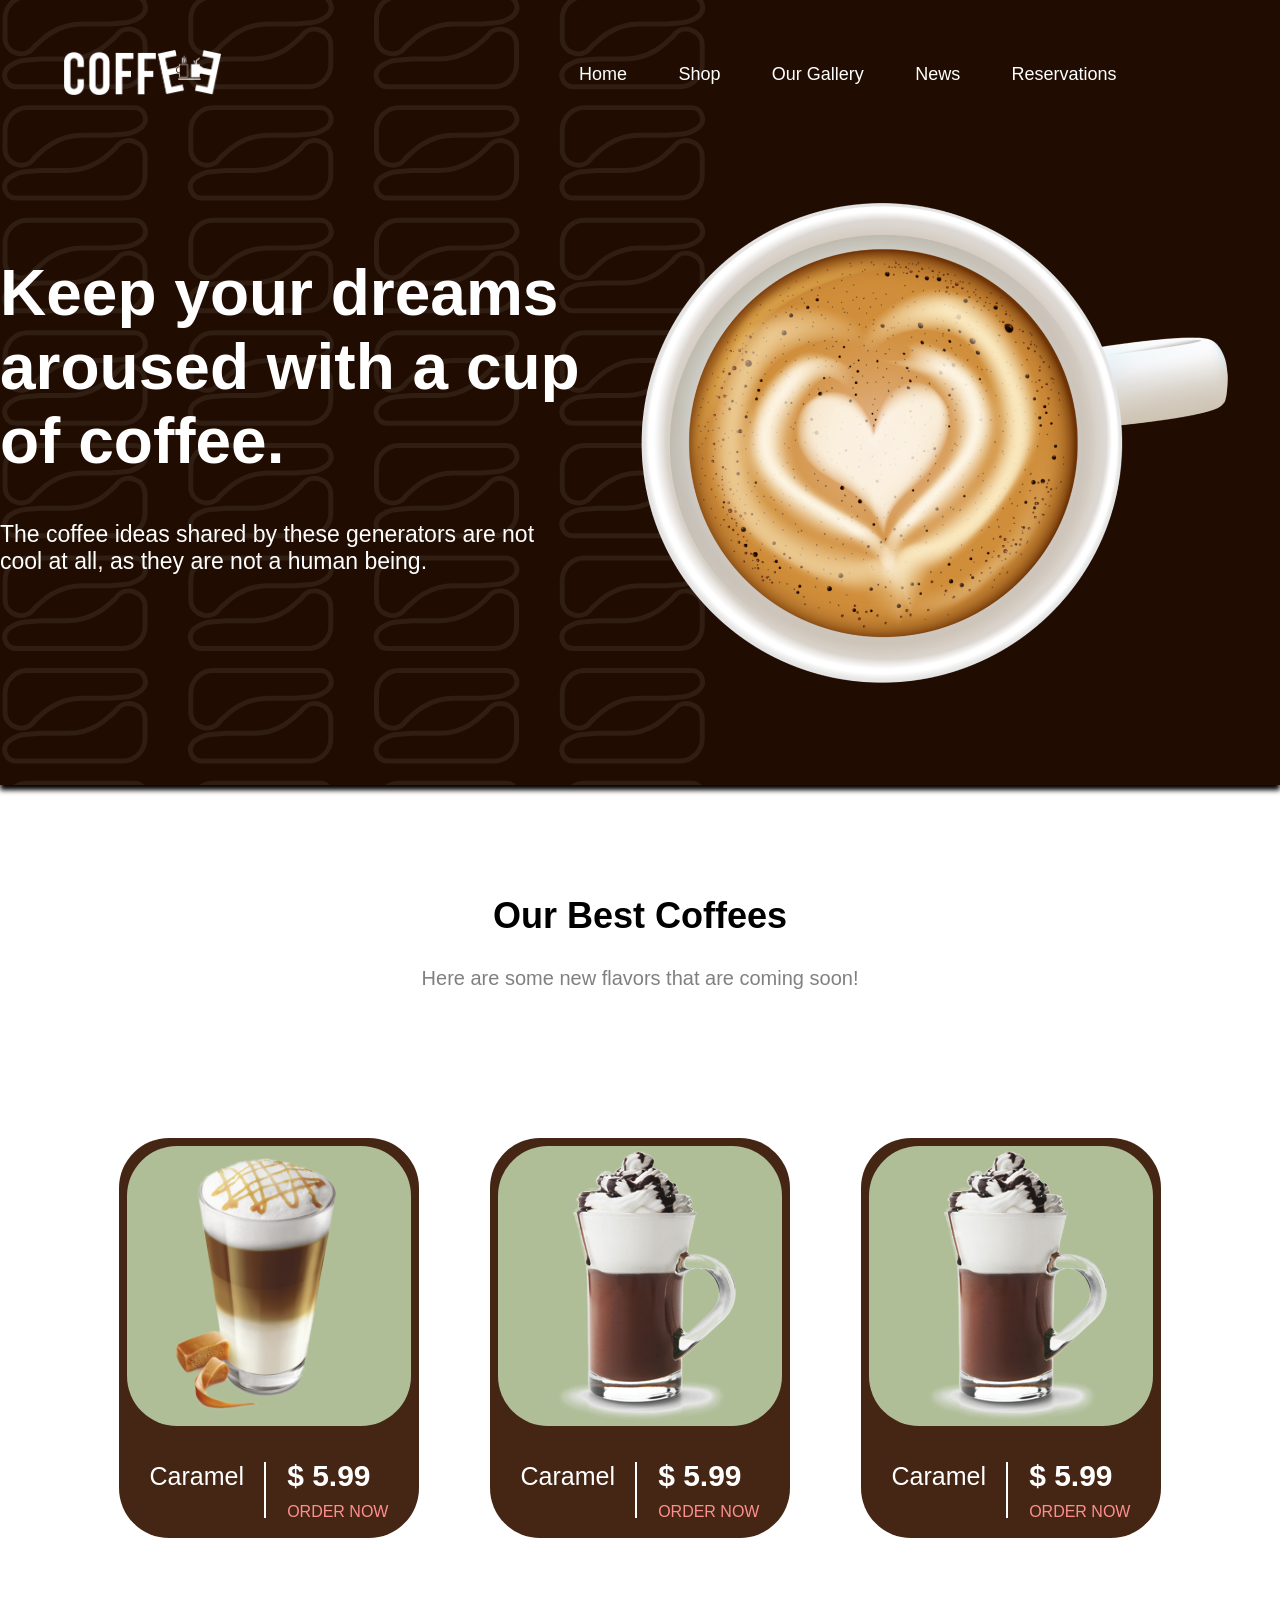
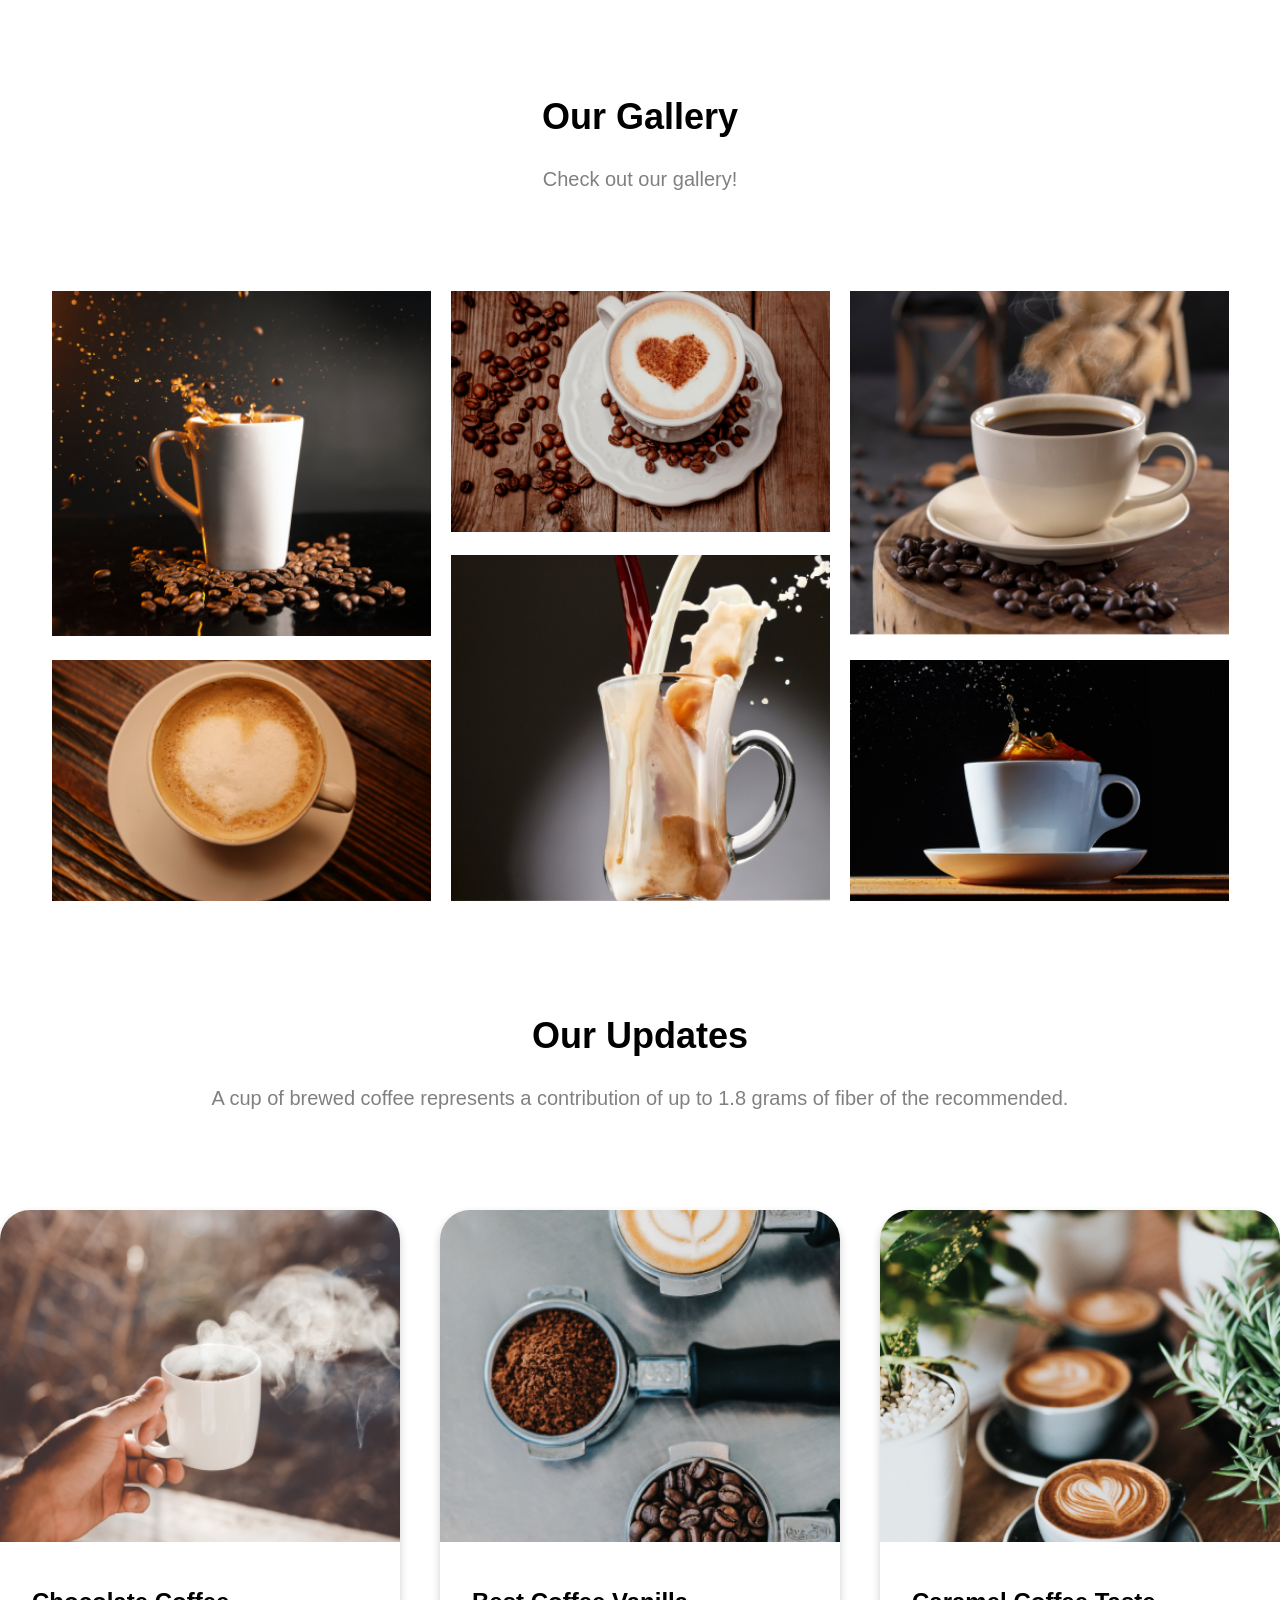
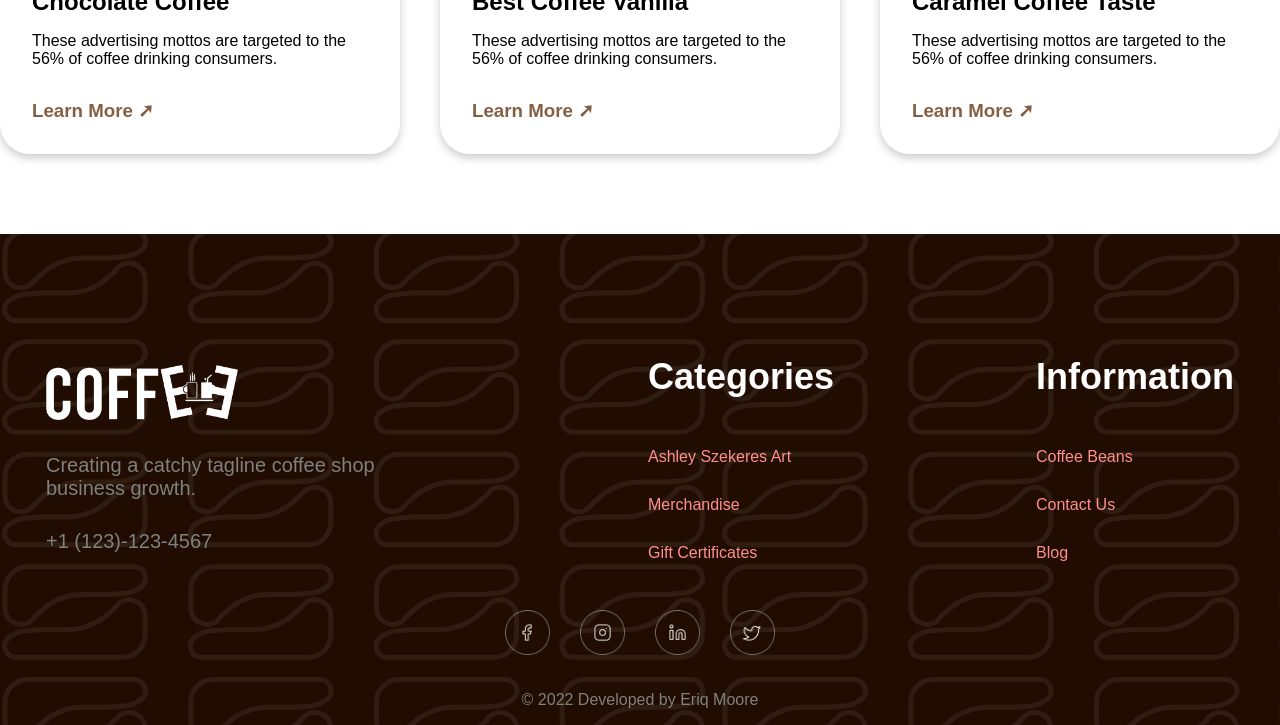
<file: index.html>
<!doctype html>
<html lang="en">
  <head>
    <meta charset="UTF-8" />
    <meta name="viewport" content="width=device-width, initial-scale=1.0" />
    <title>MY COFFEE SHOP</title>
    <link rel="stylesheet" href="style.css" />
  </head>
  <body>
    <div class="sec1">
      <header>
        <nav>
          <div class="logo">
            <img src="./imgsorce/logo/COFFEE W LOGO.png" alt="COFFEE LOGO" />
          </div>
          <ul class="manu">
            <li>Home</li>
            <li>Shop</li>
            <li>Our Gallery</li>
            <li>News</li>
            <li>Reservations</li>
            <div class="trogolbuton">
            <img src="./imgsorce/icons8-what-3-words-64.png" alt="">
          </div>
          </ul>
          
        </nav>
      </header>
      <div class="hero">
        <div class="taxt">
          <h1>Keep your dreams aroused with a cup of coffee.</h1>
          <p>
            The coffee ideas shared by these generators are not cool at all, as
            they are not a human being.
          </p>
        </div>
        <div class="img-hero">
          <img src="./imgsorce/imgi_2_hero-coffee.png" alt="" />
        </div>
      </div>
    </div>
    <div class="sec2">
      <div class="heading">
        <h2>Our Best Coffees</h2>
        <p>Here are some new flavors that are coming soon!</p>
      </div>
      <div class="all-card">
        <div class="card">
          <div class="img-card">
            <img src="./imgsorce/imgi_3_svgegg-1.svg" alt="" />
          </div>
          <div class="tast-card">
            <div class="taxt">
              <h2>Caramel</h2>
            </div>
            <div class="price">
              <h3>$ 5.99</h3>
              <a href="#">ORDER NOW</a>
            </div>
          </div>
        </div>

        <div class="card">
          <div class="img-card">
            <img src="./imgsorce/imgi_5_svgegg-3.svg" alt="" />
          </div>
          <div class="tast-card">
            <div class="taxt">
              <h2>Caramel</h2>
            </div>
            <div class="price">
              <h3>$ 5.99</h3>
              <a href="#">ORDER NOW</a>
            </div>
          </div>
        </div>

        <div class="card">
          <div class="img-card">
            <img src="./imgsorce/imgi_5_svgegg-3.svg" alt="" />
          </div>
          <div class="tast-card">
            <div class="taxt">
              <h2>Caramel</h2>
            </div>
            <div class="price">
              <h3>$ 5.99</h3>
              <a href="#">ORDER NOW</a>
            </div>
          </div>
        </div>
      </div>
    </div>
    <div class="sec3">
      <div class="heading">
        <h2>Our Gallery</h2>
        <p>Check out our gallery!</p>
      </div>
      <div class="img-gallery">
        <div class="img" id="img1">
          <img src="./imgsorce/imgi_6_pic1.png" alt="" />
        </div>
        <div class="img" id="img2">
          <img src="./imgsorce/imgi_7_pic2.png" alt="" />
        </div>
        <div class="img" id="img3">
          <img src="./imgsorce/imgi_8_pic3.png" alt="" />
        </div>
        <div class="img" id="img4">
          <img src="./imgsorce/imgi_9_pic4.png" alt="" />
        </div>
        <div class="img" id="img5">
          <img src="./imgsorce/imgi_10_pic5.png" alt="" />
        </div>
        <div class="img" id="img6">
          <img src="./imgsorce/imgi_11_pic6.png" alt="" />
        </div>
      </div>
    </div>
    <div class="sec4">
      <div class="heading">
        <h2>Our Updates</h2>
        <p>
          A cup of brewed coffee represents a contribution of up to 1.8 grams of
          fiber of the recommended.
        </p>
      </div>
      <div class="all-pdt-card">
        <div class="pdt-card">
          <div class="img">
            <img src="./imgsorce/imgi_18_card1.png" alt="" />
          </div>
          <div class="taxt">
            <h2>Chocolate Coffee</h2>
            <p>
              These advertising mottos are targeted to the 56% of coffee
              drinking consumers.
            </p>
            <a href="#"><h3>Learn More ➚</h3></a>
          </div>
        </div>

        <div class="pdt-card">
          <div class="img">
            <img src="./imgsorce/imgi_19_card2.png" alt="" />
          </div>
          <div class="taxt">
            <h2>Best Coffee Vanilla</h2>
            <p>
              These advertising mottos are targeted to the 56% of coffee
              drinking consumers.
            </p>
            <a href="#"><h3>Learn More ➚</h3></a>
          </div>
        </div>

        <div class="pdt-card">
          <div class="img">
            <img src="./imgsorce/imgi_20_card3.png" alt="" />
          </div>
          <div class="taxt">
            <h2>Caramel Coffee Taste</h2>
            <p>
              These advertising mottos are targeted to the 56% of coffee
              drinking consumers.
            </p>
            <a href="#"><h3>Learn More ➚</h3></a>
          </div>
        </div>
      </div>
    </div>
    <div class="sec5">
      <div class="fut-taxt">
        <div class="one">
          <div class="logo-fut">
            <img src="./imgsorce/logo/COFFEE W LOGO.png" alt="" />
          </div>
          <p>Creating a catchy tagline coffee shop business growth.</p>
          <p>+1 (123)-123-4567</p>
        </div>
        <div class="tow">
          <h1>Categories</h1>
          <a href="#">Ashley Szekeres Art</a>
          <a href="#">Merchandise</a>
          <a href="#">Gift Certificates</a>
        </div>
        <div class="three">
          <h1>Information</h1>
          <a href="#">Coffee Beans</a>
          <a href="#">Contact Us</a>
          <a href="./tast.html">Blog</a>
        </div>
      </div>
      <div class="sos-logo">
        <div class="logo">
          <img src="./imgsorce/imgi_15_Facebook.png" alt="">
        </div>
        <div class="logo">
          <img src="./imgsorce/imgi_16_Instagram.png" alt="">
        </div>
        <div class="logo">
          <img src="./imgsorce/imgi_17_Linkdin.png" alt="">
        </div>
        <div class="logo">
          <img src="./imgsorce/imgi_14_Twitter.png" alt="">
        </div>
      </div>
      <div class="copy">
        <p>© 2022 Developed by Eriq Moore</p>
      </div>
    </div>
  </body>
</html>
</file>
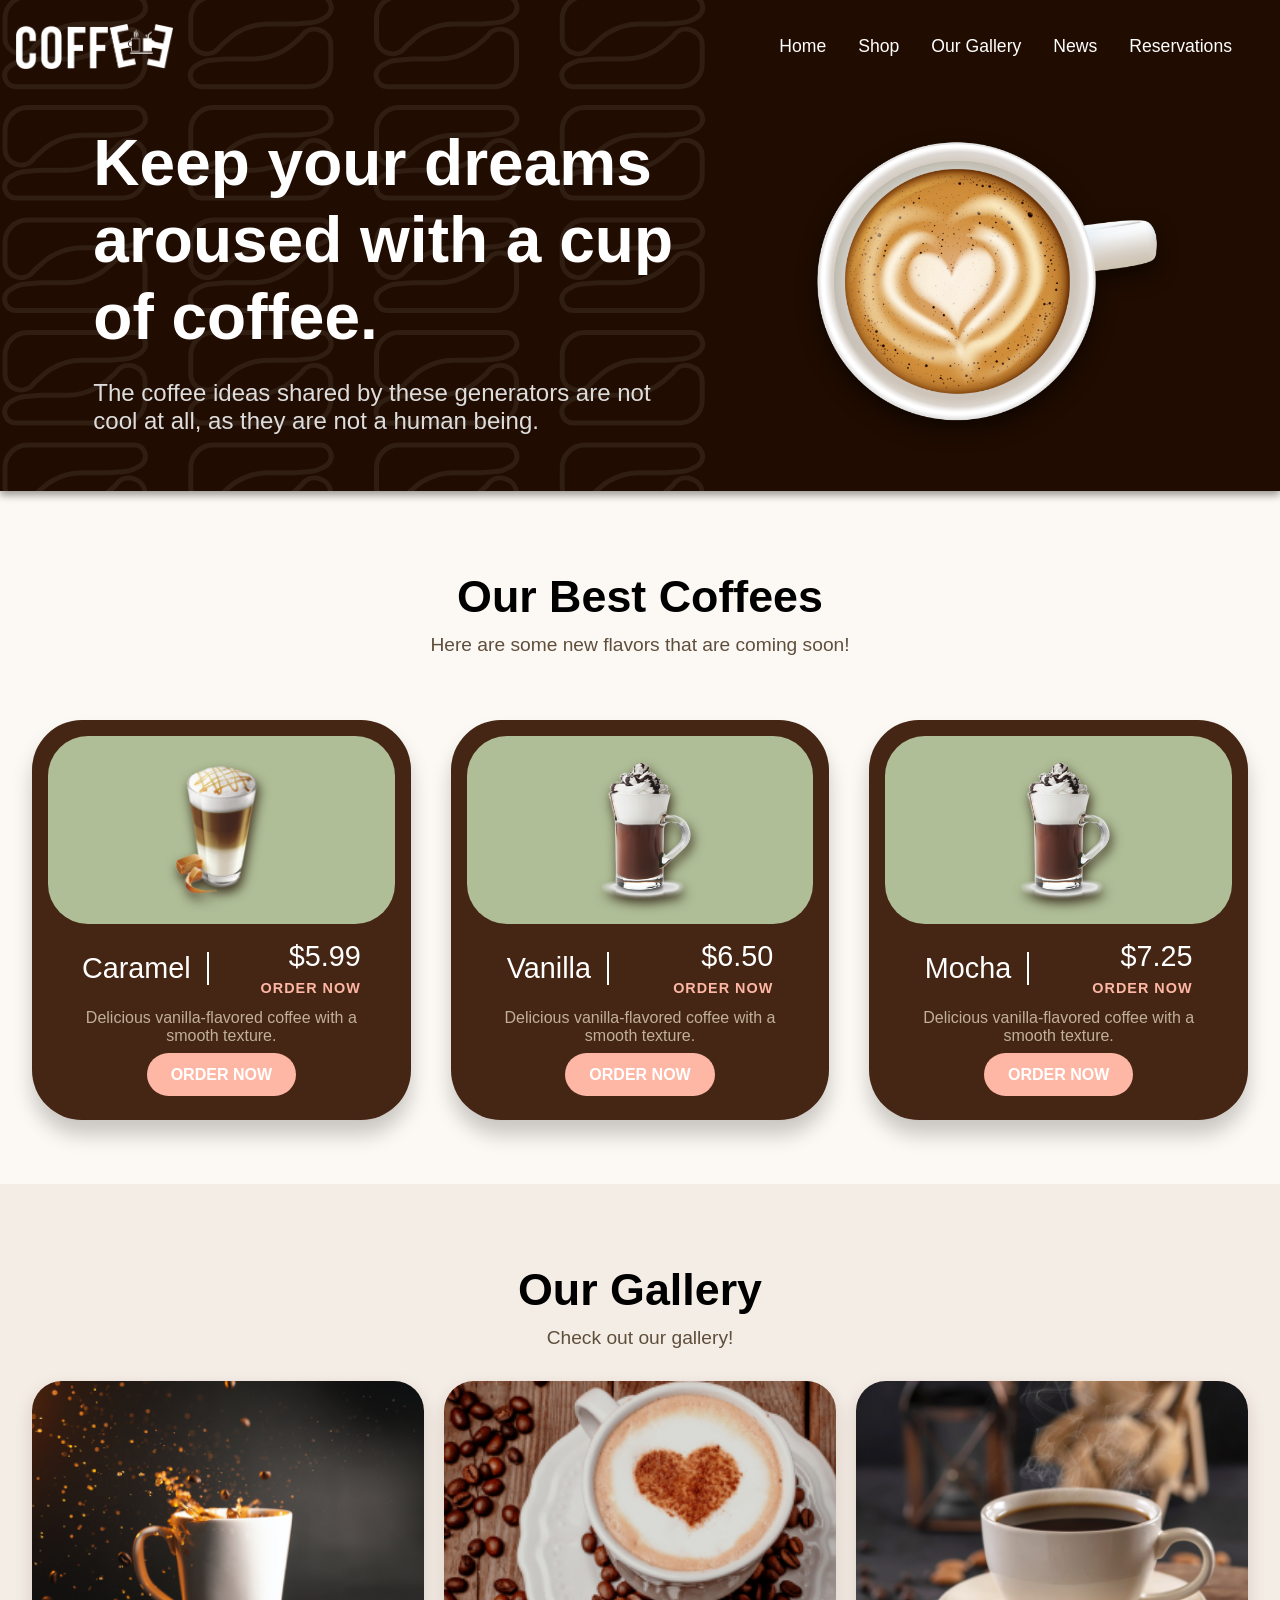
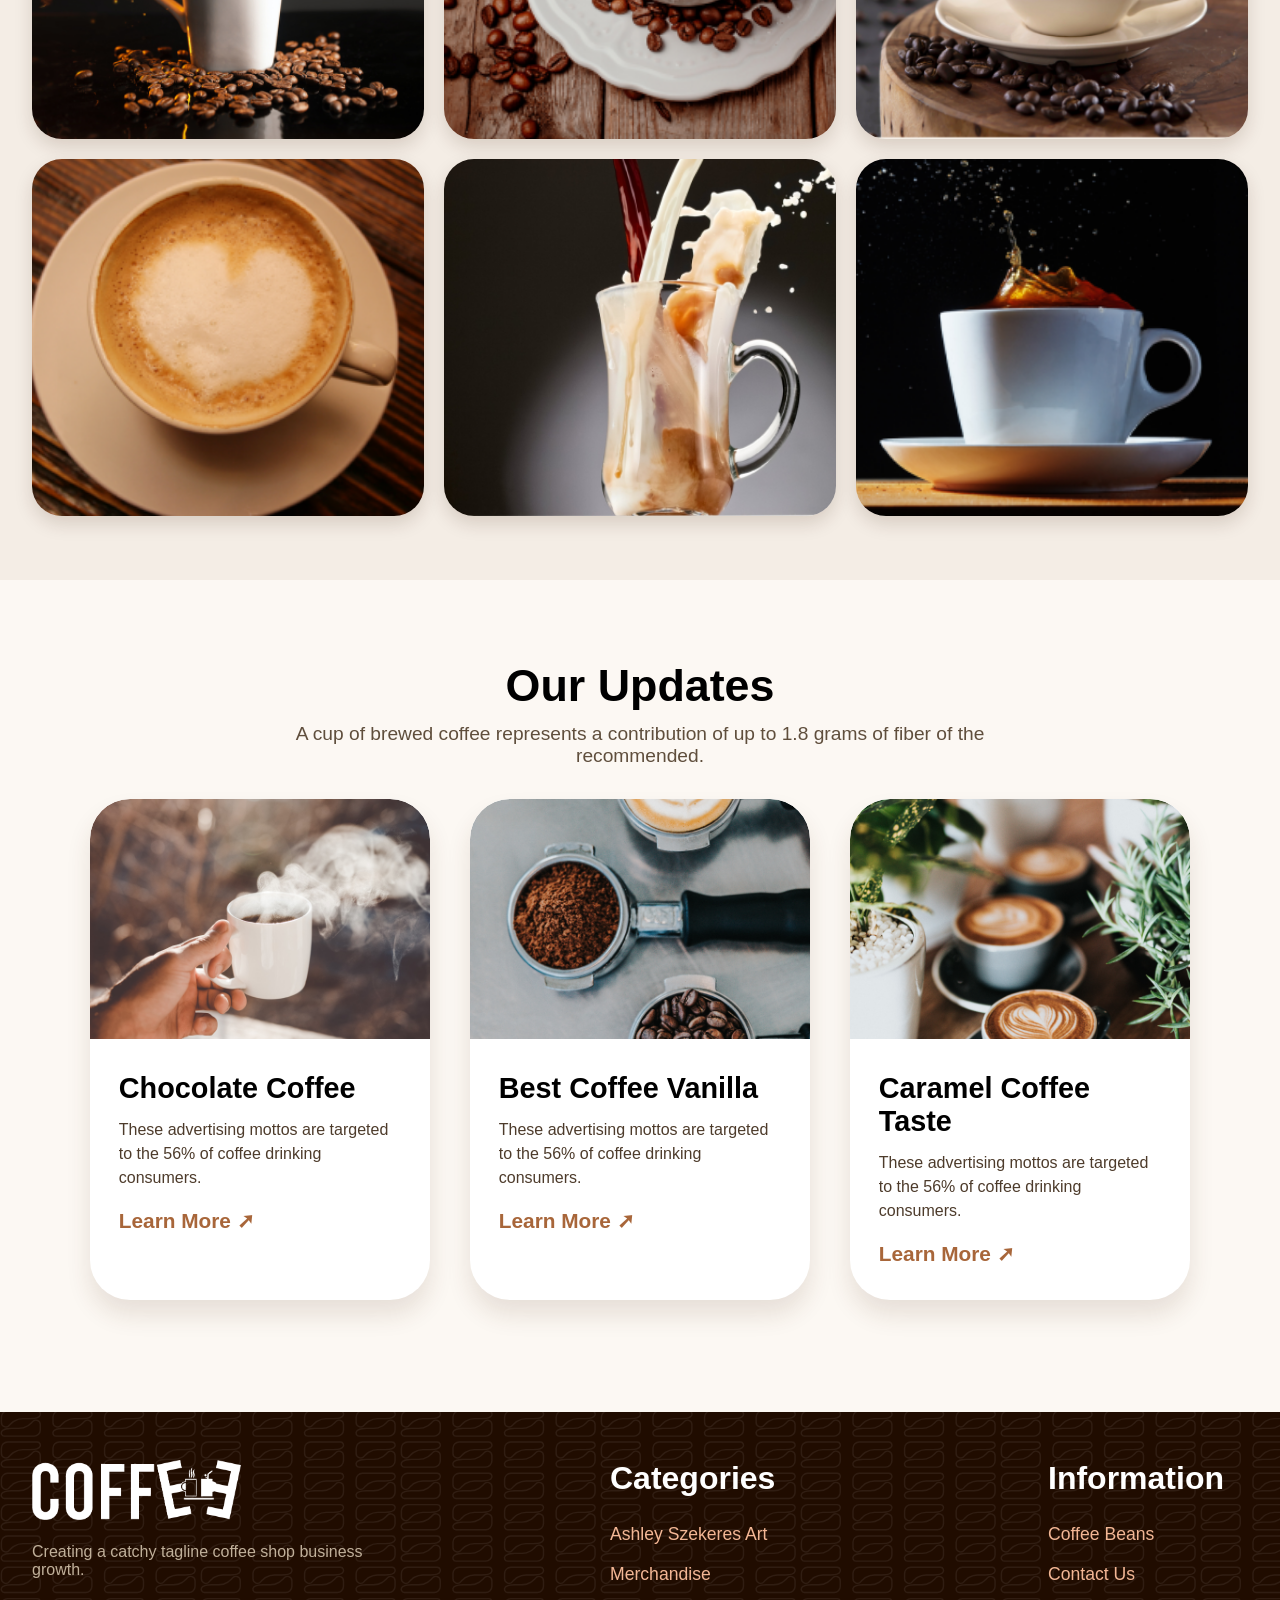
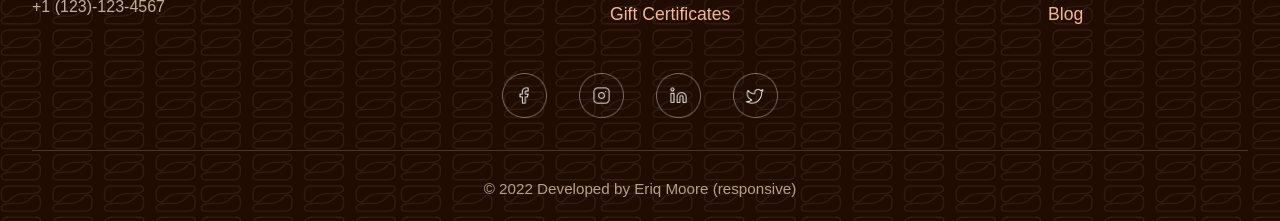
<file: tast.html>
<!doctype html>
<html lang="en">
  <head>
    <meta charset="UTF-8" />
    <meta name="viewport" content="width=device-width, initial-scale=1.0" />
    <title>MY COFFEE SHOP · responsive</title>
    <style>
      /* reset & base */
      * {
        margin: 0;
        padding: 0;
        box-sizing: border-box;
      }

      body {
        font-family: Arial, Helvetica, sans-serif;
        background-color: #fcf8f3;
        width: 100%;
        overflow-x: hidden;
      }

      /* ----- section 1 (hero) ----- */
      .sec1 {
        background-image: url('imgsorce/imgi_21_coffee-beans.svg'); /* fallback bean pattern */
        background-repeat: no-repeat;
        background-size: 45rem;
        background-color: #200c00;
        padding: 0 0 1.5rem 0;
        box-shadow: 0 4px 8px rgba(0,0,0,0.4);
        color: white;
      }

      header {
        padding: 1.5rem 1rem;
      }

      nav {
        display: flex;
        align-items: center;
        justify-content: space-between;
        flex-wrap: wrap;
      }

      .logo img {
        height: 45px;
        width: auto;
        display: block;
      }

      .manu {
        display: flex;
        align-items: center;
        gap: 2rem;
        list-style: none;
      }

      .manu li {
        color: white;
        font-size: 1.1rem;
        font-weight: 400;
        white-space: nowrap;
        cursor: default;
        transition: color 0.2s;
      }
      .manu li:hover { color: #e4b393; }

      .trogolbuton img {
        height: 45px;
        display: none;
        cursor: pointer;
        filter: brightness(0) invert(1);
      }

      /* hero row */
      .hero {
        display: flex;
        align-items: center;
        justify-content: space-evenly;
        flex-wrap: wrap;
        gap: 2rem;
        padding: 1rem 2rem 2rem;
      }

      .hero .taxt {
        max-width: 600px;
        min-width: 300px;
        flex: 1 1 400px;
      }

      .hero .taxt h1 {
        font-size: clamp(2.5rem, 8vw, 4rem);
        font-weight: 600;
        line-height: 1.2;
        margin: 1rem 0 1.5rem;
      }

      .hero .taxt p {
        font-size: clamp(1.1rem, 4vw, 1.5rem);
        color: #ddd;
        max-width: 560px;
      }

      .img-hero {
        flex: 0 1 400px;
        text-align: center;
      }
      .img-hero img {
        width: 100%;
        max-width: 500px;
        height: auto;
        filter: drop-shadow(0 10px 10px rgba(0,0,0,0.5));
      }

      /* ----- shared headings ----- */
      .heading {
        text-align: center;
        padding: 4rem 2rem 2rem;
      }
      .heading h2 {
        font-size: clamp(2rem, 6vw, 2.8rem);
        margin-bottom: 0.75rem;
      }
      .heading p {
        font-size: 1.2rem;
        color: #5f4e3c;
        max-width: 700px;
        margin: 0 auto;
      }

      /* ----- section 2 cards (best coffee) ----- */
      .sec2 {
        padding: 1rem 2rem 4rem;
      }
      .all-card {
        display: flex;
        align-items: center;
        justify-content: center;
        gap: 2.5rem;
        margin-top: 2rem;
      }
      .card {
        width: 380px;
        height: 400px;
        background: #452514;
        border-radius: 50px;
        padding: 1rem 1rem 1.5rem;
        display: flex;
        flex-direction: column;
        box-shadow: 0 15px 20px rgba(0,0,0,0.2);
        transition: transform 0.2s;
        .pra{
          margin-top: 0.8rem;
          color: #c0b09a;
          flex-grow: 1;
          text-align: center;
          padding: 0 1rem;
        }
        .bt {
          margin-top: auto;
          text-align: center;
          button{
            background: #ffb7a5;
            color: white;
            border: none;
            padding: 0.8rem 1.5rem;
            font-size: 1rem;
            font-weight: bold;
            border-radius: 30px;
            cursor: pointer;
            transition: background 0.2s;
          }
          button:hover { background: #ff9c7a;}
        }
      }
      .card:hover { transform: scale(1.02); }
      .img-card {
        background: #afbe97;
        border-radius: 40px;
        padding: 1.5rem 0.5rem;
        display: flex;
        justify-content: center;
        margin-bottom: 1rem;
      }
      .img-card img {
        width: 140px;
        height: auto;
        filter: drop-shadow(2px 6px 6px #3a2e1e);
      }
      .tast-card {
        display: flex;
        align-items: center;
        justify-content: space-around;
        color: white;
        padding: 0 0.5rem;
      }
      .tast-card .taxt {
        border-right: 2px solid white;
        padding-right: 1rem;
      }
      .tast-card .taxt h2 {
        font-size: 1.8rem;
        font-weight: 300;
      }
      .price {
        display: flex;
        flex-direction: column;
        gap: 0.4rem;
        align-items: flex-end;
      }
      .price h3 {
        font-size: 1.8rem;
        font-weight: 500;
      }
      .price a {
        color: #ffb7a5;
        text-decoration: none;
        font-weight: bold;
        font-size: 0.9rem;
        letter-spacing: 1px;
      }

      /* ----- section 3 gallery (grid) ----- */
      .sec3 {
        padding: 1rem 2rem 4rem;
        background: #f4ede5;
      }
      .img-gallery {
          justify-content: center;
          display: grid;
          grid-template-columns: repeat(3, 1fr);
          grid-template-rows: auto;
          gap: 20px;
          max-width: 1300px;
          margin: 0 auto;
      }
      .img-gallery .img {
        overflow: hidden;
        border-radius: 30px;
        box-shadow: 0 8px 18px rgba(60, 30, 10, 0.15);
      }
      .img-gallery img {
        width: 100%;
        height: 100%;
        object-fit: cover;
        display: block;
        transition: transform 0.4s;
      }
      .img-gallery img:hover { transform: scale(1.05); }

      /* special offset for one image (optional keep) */
      #img5 { margin-top: 0; } /* reset, we rely on grid */

      /* ----- section 4 updates (cards) ----- */
      .sec4 {
        padding: 1rem 2rem 5rem;
      }
      .all-pdt-card {
        display: flex;
        flex-wrap: wrap;
        align-items: stretch;
        justify-content: center;
        gap: 2.5rem;
        max-width: 1300px;
        margin: 0 auto;
      }
      .pdt-card {
        width: 340px;
        background: white;
        border-radius: 40px;
        box-shadow: 0 15px 25px rgba(84, 48, 22, 0.12);
        transition: all 0.2s;
        overflow: hidden;
      }
      .pdt-card:hover { box-shadow: 0 20px 30px rgba(99, 59, 28, 0.25); }
      .pdt-card .img img {
        width: 100%;
        height: 240px;
        object-fit: cover;
        border-radius: 40px 40px 0 0;
      }
      .pdt-card .taxt {
        padding: 1.8rem 1.8rem 2rem;
      }
      .pdt-card .taxt h2 {
        font-size: 1.8rem;
        margin-bottom: 0.5rem;
      }
      .pdt-card .taxt p {
        color: #4d3b2b;
        margin: 0.8rem 0 1.2rem;
        line-height: 1.5;
      }
      .pdt-card .taxt a {
        text-decoration: none;
      }
      .pdt-card .taxt h3 {
        color: #a8663a;
        font-size: 1.3rem;
        display: inline-block;
        border-bottom: 2px solid transparent;
        transition: border-color 0.2s;
      }
      .pdt-card .taxt h3:hover { border-color: #a8663a; }

      /* ----- footer / sec5 ----- */
      .sec5 {
        background-image: url('imgsorce/imgi_21_coffee-beans.svg');
        background-size: 200px;
        background-color: #200c00;
        color: white;
        padding: 3rem 2rem 1.5rem;
        margin-top: 2rem;
      }
      .fut-taxt {
        display: flex;
        flex-wrap: wrap;
        justify-content: space-between;
        gap: 3rem 2rem;
        max-width: 1300px;
        margin: 0 auto 3rem;
      }
      .one, .tow, .three {
        display: flex;
        flex-direction: column;
        gap: 1.2rem;
        min-width: 200px;
      }
      .one p { color: #c0b09a; max-width: 340px; }
      .tow a, .three a {
        color: #f3b795;
        text-decoration: none;
        font-size: 1.1rem;
      }
      .tow a:hover, .three a:hover { text-decoration: underline; }
      .tow h1, .three h1 {
        font-size: 2rem;
        margin-bottom: 0.5rem;
        color: white;
      }
      .logo-fut img { height: 60px; }

      .sos-logo {
        display: flex;
        justify-content: center;
        gap: 2rem;
        margin: 2.5rem 0 2rem;
      }
      .sos-logo .logo img {
        height: 45px;
        width: auto;
        filter: brightness(0) invert(1);
        transition: transform 0.2s;
      }
      .sos-logo .logo img:hover { transform: scale(1.15); }

      .copy {
        text-align: center;
        color: #b9a187;
        font-size: 0.95rem;
        border-top: 1px solid #4d3624;
        padding-top: 1.8rem;
      }

      /* ---------- responsive breakpoints ---------- */

      /* tablet & medium screens */
      @media (max-width: 900px) {
        .hero .taxt h1 { font-size: 3rem; }
        .fut-taxt { flex-direction: column; align-items: flex-start; }
      }

      /* mobile main breakpoint 778px */
      @media (max-width: 778px) {
        /* header collapse */
        .manu li:not(:last-child) { display: none; }
        .trogolbuton img { display: block; }

        .hero {
          flex-direction: column;
          text-align: center;
        }
        .hero .taxt p { margin-left: auto; margin-right: auto; }

        /* section2 cards become column but fine */
        .all-card {
        gap: 2rem;
        display: flex;
        flex-direction: column;
      }


        /* gallery grid single column already ok */
          .img-gallery {
            grid-template-columns: repeat(2, 1fr);
      }

        /* product cards */
        .pdt-card { width: 100%; max-width: 450px; }

        /* footer */
        .fut-taxt { gap: 2rem; }
        .one p { width: auto; }
      }

      /* small phones */
      @media (max-width: 480px) {
        .logo img { height: 38px; }
        .manu { gap: 1rem; }
        .hero .taxt h1 { font-size: 2.4rem; }
        .heading { padding: 2.5rem 1rem; }
        .sec2, .sec3, .sec4 { padding-left: 1rem; padding-right: 1rem; }
        .card { width: 100%; }
      }

      /* re-enable previously hidden sections (they were set to display:none) */
      .sec2, .sec3, .sec4, .sec5 {
        display: block; /* override old inline style */
      }
      /* additionally ensure sec2 etc visible */
      .sec2 { display: block; }
      .sec3 { display: block; }
      .sec4 { display: block; }
      .sec5 { display: block; }
    </style>
  </head>
  <body>
    <div class="sec1">
      <header>
        <nav>
          <div class="logo">
            <img src="./imgsorce/logo/COFFEE W LOGO.png" alt="COFFEE W LOGO" />
          </div>
          <ul class="manu">
            <li>Home</li>
            <li>Shop</li>
            <li>Our Gallery</li>
            <li>News</li>
            <li>Reservations</li>
            <div class="trogolbuton">
              <img src="./imgsorce/icons8-what-3-words-64.png" alt="menu" />
            </div>
          </ul>
        </nav>
      </header>
      <div class="hero">
        <div class="taxt">
          <h1>Keep your dreams aroused with a cup of coffee.</h1>
          <p>
            The coffee ideas shared by these generators are not cool at all, as
            they are not a human being.
          </p>
        </div>
        <div class="img-hero">
          <img src="./imgsorce/imgi_2_hero-coffee.png" alt="hero coffee cup" />
        </div>
      </div>
    </div>

    <div class="sec2">
      <div class="heading">
        <h2>Our Best Coffees</h2>
        <p>Here are some new flavors that are coming soon!</p>
      </div>
      <div class="all-card">
        <div class="card">
          <div class="img-card">
            <img src="./imgsorce/imgi_3_svgegg-1.svg" alt="caramel coffee" />
          </div>
          <div class="tast-card">
            <div class="taxt"><h2>Caramel</h2></div>
            <div class="price">
              <h3>$5.99</h3>
              <a href="#">ORDER NOW</a>
            </div>
          </div>
          <div class="pra">
              <p>Delicious vanilla-flavored coffee with a smooth texture.</p>
            </div>
            <div class="bt">
            <button>ORDER NOW</button>
          </div>

        </div>
        <div class="card">
          <div class="img-card">
            <img src="./imgsorce/imgi_5_svgegg-3.svg" alt="vanilla coffee" />
          </div>
          <div class="tast-card">
            <div class="taxt"><h2>Vanilla</h2></div>
            <div class="price">
              <h3>$6.50</h3>
              <a href="#">ORDER NOW</a>
            </div>
          </div>
          <div class="pra">
              <p>Delicious vanilla-flavored coffee with a smooth texture.</p>
            </div>
            <div class="bt">
            <button>ORDER NOW</button>
          </div>
        </div>
        <div class="card">
          <div class="img-card">
            <img src="./imgsorce/imgi_5_svgegg-3.svg" alt="mocha" />
          </div>
          <div class="tast-card">
            <div class="taxt"><h2>Mocha</h2></div>
            <div class="price">
              <h3>$7.25</h3>
              <a href="#">ORDER NOW</a>
            </div>
          </div>
          <div class="pra">
              <p>Delicious vanilla-flavored coffee with a smooth texture.</p>
            </div>
            <div class="bt">
            <button>ORDER NOW</button>
          </div>
        </div>
      </div>
    </div>

    <div class="sec3">
      <div class="heading">
        <h2>Our Gallery</h2>
        <p>Check out our gallery!</p>
      </div>
      <div class="img-gallery">
        <div class="img" id="img1">
          <img src="./imgsorce/imgi_6_pic1.png" alt="pic1" />
        </div>
        <div class="img" id="img2">
          <img src="./imgsorce/imgi_7_pic2.png" alt="pic2" />
        </div>
        <div class="img" id="img3">
          <img src="./imgsorce/imgi_8_pic3.png" alt="pic3" />
        </div>
        <div class="img" id="img4">
          <img src="./imgsorce/imgi_9_pic4.png" alt="pic4" />
        </div>
        <div class="img" id="img5">
          <img src="./imgsorce/imgi_10_pic5.png" alt="pic5" />
        </div>
        <div class="img" id="img6">
          <img src="./imgsorce/imgi_11_pic6.png" alt="pic6" />
        </div>
      </div>
    </div>

    <div class="sec4">
      <div class="heading">
        <h2>Our Updates</h2>
        <p>
          A cup of brewed coffee represents a contribution of up to 1.8 grams of
          fiber of the recommended.
        </p>
      </div>
      <div class="all-pdt-card">
        <div class="pdt-card">
          <div class="img">
            <img src="./imgsorce/imgi_18_card1.png" alt="chocolate" />
          </div>
          <div class="taxt">
            <h2>Chocolate Coffee</h2>
            <p>
              These advertising mottos are targeted to the 56% of coffee
              drinking consumers.
            </p>
            <a href="#"><h3>Learn More ➚</h3></a>
          </div>
        </div>
        <div class="pdt-card">
          <div class="img">
            <img src="./imgsorce/imgi_19_card2.png" alt="vanilla" />
          </div>
          <div class="taxt">
            <h2>Best Coffee Vanilla</h2>
            <p>
              These advertising mottos are targeted to the 56% of coffee
              drinking consumers.
            </p>
            <a href="#"><h3>Learn More ➚</h3></a>
          </div>
        </div>
        <div class="pdt-card">
          <div class="img">
            <img src="./imgsorce/imgi_20_card3.png" alt="caramel" />
          </div>
          <div class="taxt">
            <h2>Caramel Coffee Taste</h2>
            <p>
              These advertising mottos are targeted to the 56% of coffee
              drinking consumers.
            </p>
            <a href="#"><h3>Learn More ➚</h3></a>
          </div>
        </div>
      </div>
    </div>

    <div class="sec5">
      <div class="fut-taxt">
        <div class="one">
          <div class="logo-fut">
            <img src="./imgsorce/logo/COFFEE W LOGO.png" alt="logo" />
          </div>
          <p>Creating a catchy tagline coffee shop business growth.</p>
          <p>+1 (123)-123-4567</p>
        </div>
        <div class="tow">
          <h1>Categories</h1>
          <a href="#">Ashley Szekeres Art</a>
          <a href="#">Merchandise</a>
          <a href="#">Gift Certificates</a>
        </div>
        <div class="three">
          <h1>Information</h1>
          <a href="#">Coffee Beans</a>
          <a href="#">Contact Us</a>
          <a href="./index.html">Blog</a>
        </div>
      </div>
      <div class="sos-logo">
        <div class="logo">
          <img src="./imgsorce/imgi_15_Facebook.png" alt="fb" />
        </div>
        <div class="logo">
          <img src="./imgsorce/imgi_16_Instagram.png" alt="ig" />
        </div>
        <div class="logo">
          <img src="./imgsorce/imgi_17_Linkdin.png" alt="linkedin" />
        </div>
        <div class="logo">
          <img src="./imgsorce/imgi_14_Twitter.png" alt="twitter" />
        </div>
      </div>
      <div class="copy"><p>© 2022 Developed by Eriq Moore (responsive)</p></div>
    </div>
  </body>
</html>
</file>
<file: style.css>
* {
  margin: 0;
  padding: 0;
  box-sizing: border-box;
}

body {
  height: 100vh;
  width: 100wv;
  font-family: Arial, Helvetica, sans-serif;
}

.sec1 {
  background-image: url("./imgsorce/imgi_21_coffee-beans.svg");
  background-repeat: no-repeat;
  background-size: 45rem;
  background-color: #200c00;
  padding: 0 0 16px 0;
  box-shadow: 0px 5px 5px black;

  header {
    padding: 32px;
    font-size: 16px;

    nav {
      background-color: transparent;
      display: flex;
      align-items: center;
      justify-content: space-between;

      .logo {
        margin: 0 0 0 32px;

        img {
          height: 45px;
        }
      }

      .manu {
        display: flex;
        align-items: center;
        justify-content: space-between;
        gap: 30px;
        width: 621px;
        padding: 16px;
        margin: 16px 64px 16px 0;

        .trogolbuton{
          img{
            height: 55px;
            display: none;
          }
        }

        li {
          color: #ffffff;
          list-style: none;
          font-size: 18px;
          font-weight: 100;
        }
      }
    }
  }

  .hero {
    display: flex;
    align-items: start;
    justify-content: space-evenly;

    .taxt {
      width: 604px;
      margin: 64px 0 0 0;
      color: #ffffff;

      h1 {
        margin: 43px 0;
        font-size: 64px;
        width: 100%;
        font-weight: 600;
      }

      p {
        width: 560px;
        margin: 23px 0;
        font-size: 23px;
      }
    }

    .img-hero {
      height: 620px;
    }
  }
}

.heading {
  text-align: center;
  padding: 80px;

  h2 {
    font-size: 36px;
    margin: 30px 0;
  }

  p {
    font-size: 20px;
    margin: 20px 0;
    color: #808080;
  }
}

.sec2 {
  /* display: none; */
  .all-card {
    display: flex;
    align-items: center;
    justify-content: space-evenly;
    padding: 48px;

    .card {
      width: 300px;
      height: 400px;
      border-radius: 50px;
      background-color: #452514;
      display: flex;
      flex-direction: column;
      gap: 15px;

      .img-card {
        background-color: #afbe97;
        border-radius: 50px;
        margin: auto;
        margin: 8px;
      }

      .tast-card {
        color: #ffffff;
        display: flex;
        align-items: center;
        justify-content: space-around;
        margin: 10px 20px;

        .taxt {

          padding-right: 20px;
          border-right: 2px solid white;
          height: 90%;

          h2 {
            font-size: 25px;
            font-weight: 100;
          }
        }

        .price {
          display: flex;
          flex-direction: column;
          gap: 10px;

          h3 {
            font-size: 30px;
          }

          a {
            color: #ff8f8f;
            text-decoration: none;
            cursor: help;
          }
        }
      }
    }
  }
}

.sec3 {
  /* display: none; */
  .img-gallery {
    justify-content: center;
    display: grid;
    grid-template-columns: 379px 379px 379px;
    grid-template-rows: auto;
    gap: 20px;

    img {
      width: 100%;
    }

    #img5 {
      margin-top: -105px;
    }
  }
}

.sec4 {
  /* display: none; */
  .all-pdt-card {
    display: flex;
    align-items: center;
    justify-content: center;
    gap: 40px;

    .pdt-card {
      display: flex;
      flex-direction: column;
      gap: 10px;
      border-radius: 30px 30px 30px 30px;
      box-shadow: 0 4px 8px 0 rgba(0, 0, 0, 0.2);
      width: 400px;

      .img {
        img {
          width: 100%;
          border-radius: 30px 30px 0 0;
        }
      }

      .taxt {
        padding: 32px;

        h2 {
          font-size: 24px;
        }

        p {
          margin: 16px 0;
          padding: 0 0 16px 0;
        }

        a {
          text-decoration: none;

          h3 {
            color: #845f44;
          }
        }
      }
    }
  }
}

.sec5 {
  /* display: none; */
  margin-top: 80px;
  background-image: url("./imgsorce/imgi_21_coffee-beans.svg");
  background-size: 45rem;
  background-color: #200c00;
  padding: 6px 0 16px 0;
  box-shadow: 0px 5px 5px black;

  .fut-taxt {
    margin-top: 100px;
    display: flex;
    align-items: center;
    justify-content: space-around;
    color: #ffffff;
    gap: 110px;

    .one,
    .three,
    .tow {
      display: flex;
      flex-direction: column;
      gap: 30px;
      margin: 16px 0;
    a{
        text-decoration: none;
        color: #ff8f8f;
      }
      h1{
        font-size: 36px;
        margin-bottom: 20px;
      }
    }

    .one {
      h2 {
        font-size: 36px;
      }

      p {
        font-size: 20px;
        color: #808080;
        width: 400px;
        }
      }
    }

    .logo-fut {
      img {
        height: 55px;
      }
    }
  }

  .sos-logo {
    display: flex;
    align-items: center;
    justify-content: center;
    gap: 30px;
    margin: 32px 0;

    img {
      height: 45px;
    }
  }

  .copy {
    text-align: center;
    color: #808080;
  }


  /* Responsive Design */

@media (max-width: 778px) {
  
  .sec1 {
  header {
    padding: 32px;
    font-size: 16px;
    background-size: 30rem;


    nav {
      .logo {
        margin: 0 0 0 32px;
        img {
          height: 35px;
        }
      }
      .manu {
        justify-content: end;
        .trogolbuton{
          img{
            display: block;
          }
        }
        li {
          display: none;
        }
      }
    }
  }
  
}


.hero {
    display: flex;
    flex-direction: column;
    align-items: center;
    justify-content: start;
    text-align: center;
    width: fit-content;

    .taxt {
      width: 404px;
      margin: 64px 0 0 0;
      color: #ffffff;
      display: flex;
      flex-direction: column;
      align-items: center;
      justify-content: center;
      h1 {
        text-align: center;
        margin: 43px 0;
        font-size: 64px;
        width: 100%;
        font-weight: 600;
      }

      p {
        text-align: center;
        width: 404px;
        margin: 23px 0;
        font-size: 23px;
      }
    }

    .img-hero {
      height: 320px;
      img{
        width: 100%;
      }
    }
  }

}
</file>
